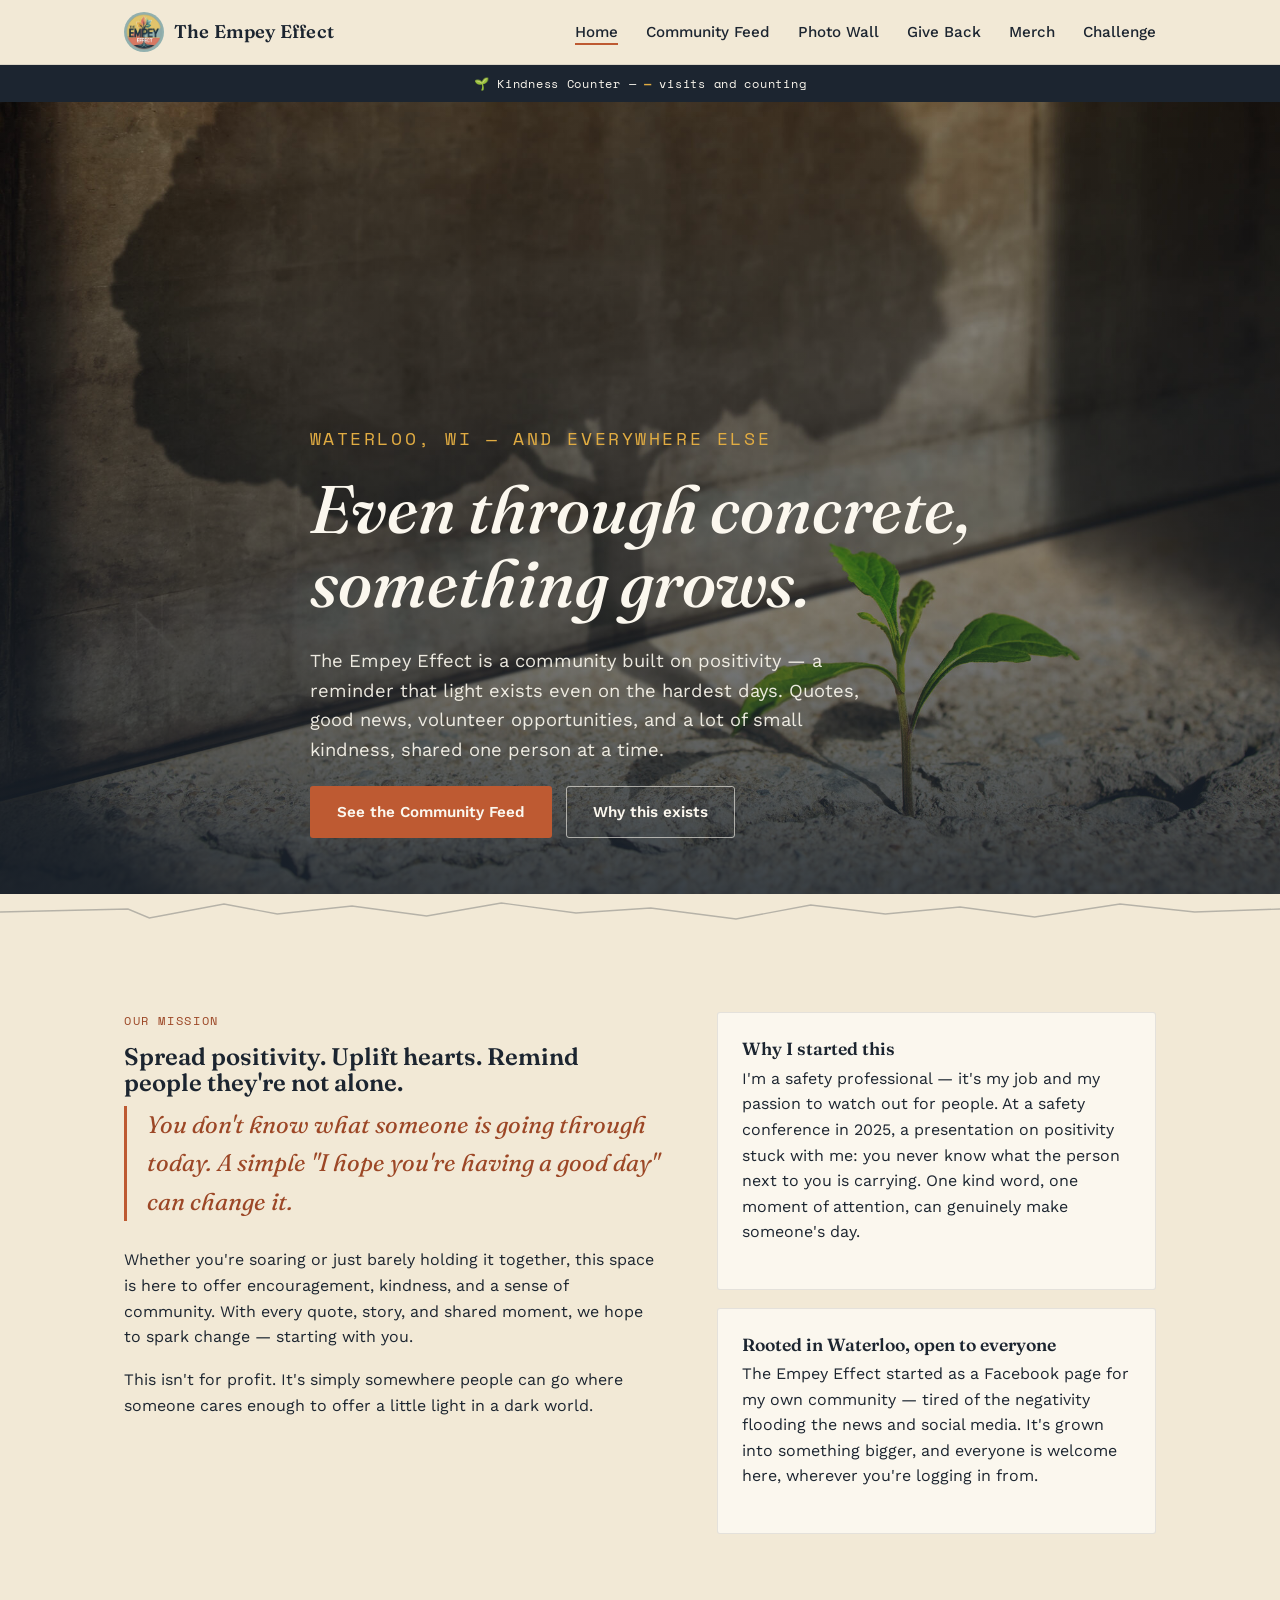
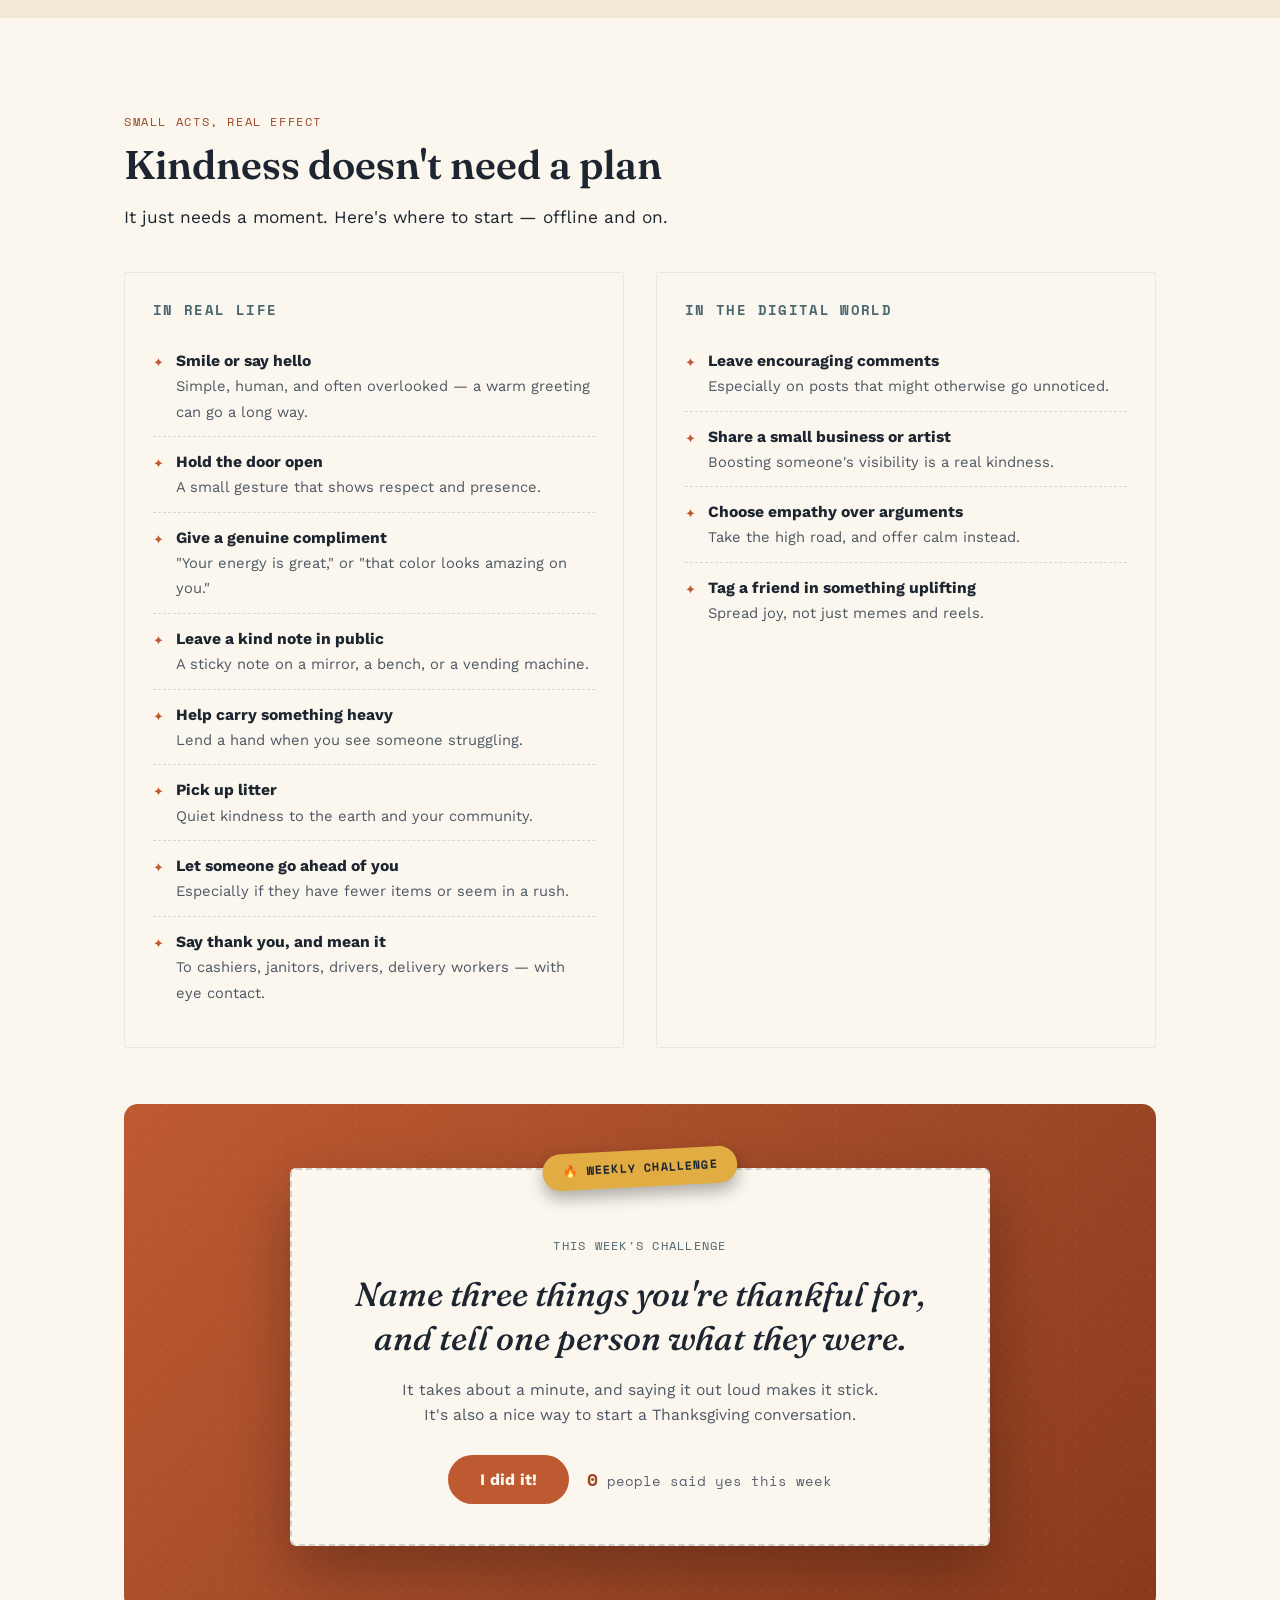
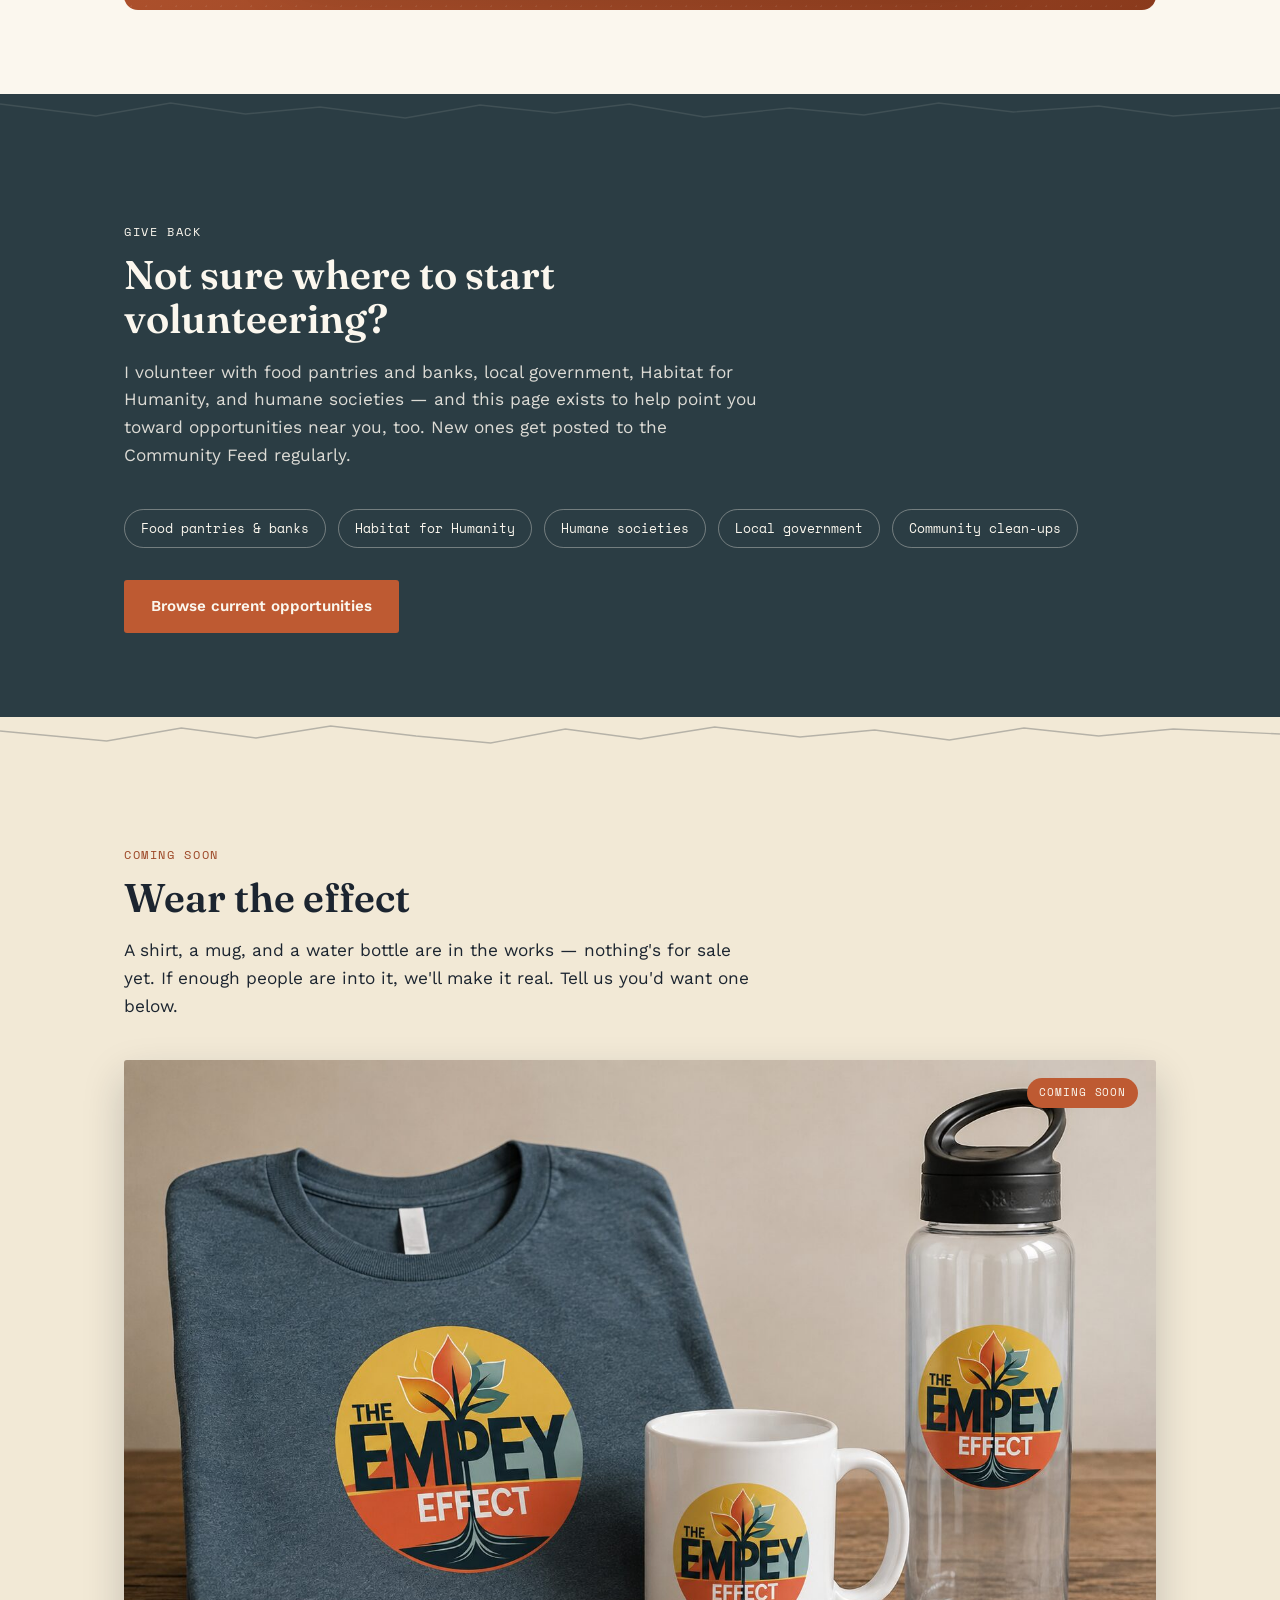
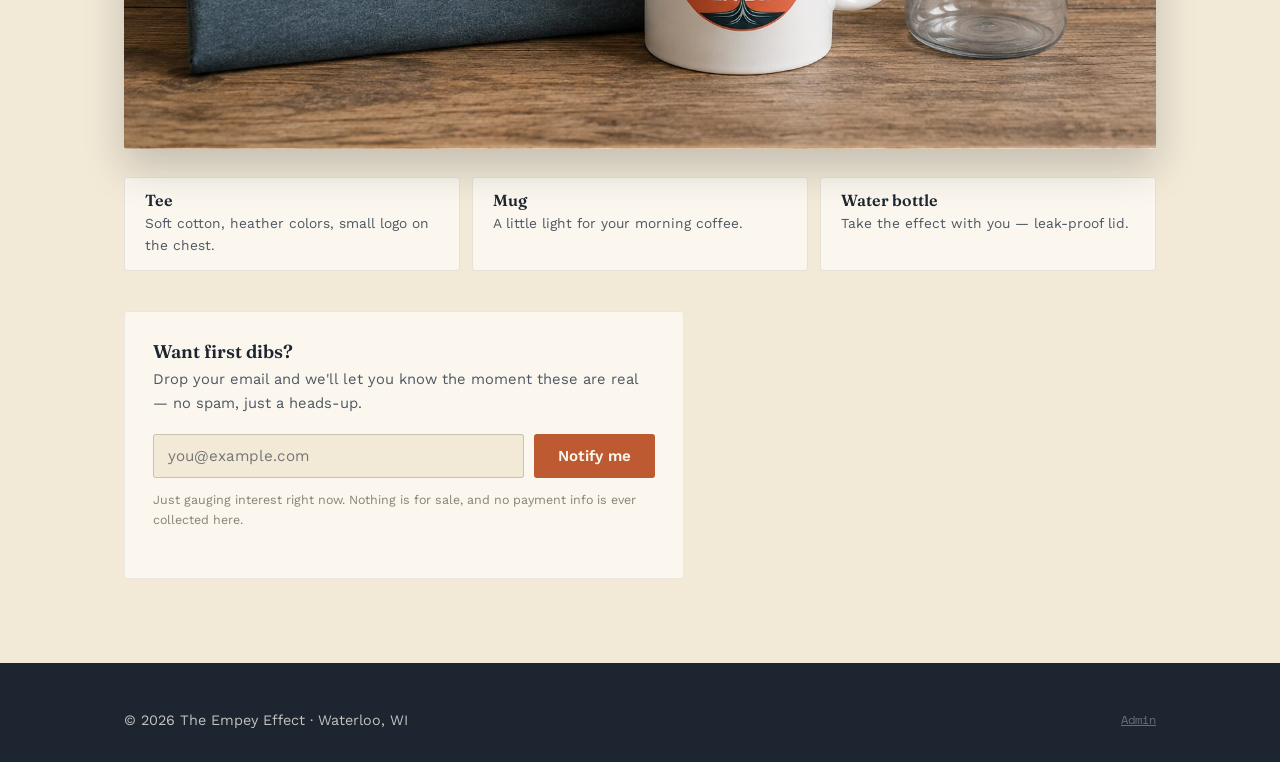
<file: index.html>
<!DOCTYPE html>
<html lang="en">
<head>
<meta charset="UTF-8">
<meta name="viewport" content="width=device-width, initial-scale=1.0">
<meta name="google-site-verification" content="tlngwlcFdX__-8rBqL0CFnNbW9bGbQDVIeV4tGp6CdM" />
<title>The Empey Effect — Kindness starts with you</title>
<meta name="description" content="A community built on positivity, kindness, and light — one quote, one story, one small act at a time. Rooted in Waterloo, WI, open to everyone.">
<link rel="canonical" href="https://empey-effect.netlify.app/">

<meta property="og:type" content="website">
<meta property="og:site_name" content="The Empey Effect">
<meta property="og:title" content="The Empey Effect — Kindness starts with you">
<meta property="og:description" content="A community built on positivity, kindness, and light — one quote, one story, one small act at a time. Rooted in Waterloo, WI, open to everyone.">
<meta property="og:url" content="https://empey-effect.netlify.app/">
<meta property="og:image" content="https://empey-effect.netlify.app/images/hero.jpg">
<meta name="twitter:card" content="summary_large_image">
<meta name="twitter:title" content="The Empey Effect — Kindness starts with you">
<meta name="twitter:description" content="A community built on positivity, kindness, and light — one quote, one story, one small act at a time. Rooted in Waterloo, WI, open to everyone.">
<meta name="twitter:image" content="https://empey-effect.netlify.app/images/hero.jpg">

<link rel="icon" href="images/logo.png">
<link rel="preconnect" href="https://fonts.googleapis.com">
<link href="https://fonts.googleapis.com/css2?family=Fraunces:ital,wght@0,500;0,600;1,500&family=Work+Sans:wght@400;500;600;700&family=Space+Mono:wght@400;700&display=swap" rel="stylesheet">
<link rel="stylesheet" href="css/style.css">
<script defer src="https://identity.netlify.com/v1/netlify-identity-widget.js"></script>
</head>
<body>

<nav class="site-nav">
  <div class="container">
    <a class="brand" href="index.html">
      <img src="images/logo.png" alt="The Empey Effect logo">
      <span>The Empey Effect</span>
    </a>
    <ul class="nav-links">
      <li><a href="index.html" class="active">Home</a></li>
      <li><a href="feed.html">Community Feed</a></li>
      <li><a href="feed.html#photos">Photo Wall</a></li>
      <li><a href="#give-back">Give Back</a></li>
      <li><a href="#merch">Merch</a></li>
      <li><a href="#challenge">Challenge</a></li>
    </ul>
  </div>
</nav>

<div class="kindness-bar">🌱 Kindness Counter — <strong id="kindness-count">…</strong> visits and counting</div>

<header class="hero">
  <div class="container hero-inner">
    <p class="eyebrow" style="color:#E1AC42;">Waterloo, WI — and everywhere else</p>
    <h1>Even through concrete,<br>something grows.</h1>
    <p>The Empey Effect is a community built on positivity — a reminder that light exists even on the hardest days. Quotes, good news, volunteer opportunities, and a lot of small kindness, shared one person at a time.</p>
    <div class="hero-ctas">
      <a href="feed.html" class="btn btn-primary">See the Community Feed</a>
      <a href="#story" class="btn btn-ghost">Why this exists</a>
    </div>
  </div>
</header>

<svg class="crack-divider section-sand" viewBox="0 0 1200 34" preserveAspectRatio="none"><path d="M0,18 L120,15 140,24 210,10 260,20 330,12 400,22 470,9 540,19 610,14 690,25 760,11 830,20 900,13 970,23 1050,10 1120,18 1200,15"/></svg>

<section class="section-sand" id="story">
  <div class="container mission-grid">
    <div>
      <p class="eyebrow">Our mission</p>
      <h2>Spread positivity. Uplift hearts. Remind people they're not alone.</h2>
      <p class="pull-quote">You don't know what someone is going through today. A simple "I hope you're having a good day" can change it.</p>
      <p>Whether you're soaring or just barely holding it together, this space is here to offer encouragement, kindness, and a sense of community. With every quote, story, and shared moment, we hope to spark change — starting with you.</p>
      <p>This isn't for profit. It's simply somewhere people can go where someone cares enough to offer a little light in a dark world.</p>
    </div>
    <div>
      <div class="story-card">
        <h3>Why I started this</h3>
        <p>I'm a safety professional — it's my job and my passion to watch out for people. At a safety conference in 2025, a presentation on positivity stuck with me: you never know what the person next to you is carrying. One kind word, one moment of attention, can genuinely make someone's day.</p>
      </div>
      <div class="story-card">
        <h3>Rooted in Waterloo, open to everyone</h3>
        <p>The Empey Effect started as a Facebook page for my own community — tired of the negativity flooding the news and social media. It's grown into something bigger, and everyone is welcome here, wherever you're logging in from.</p>
      </div>
    </div>
  </div>
</section>

<section class="section-paper">
  <div class="container">
    <div class="section-head">
      <p class="eyebrow">Small acts, real effect</p>
      <h2>Kindness doesn't need a plan</h2>
      <p class="lede">It just needs a moment. Here's where to start — offline and on.</p>
    </div>
    <div class="kindness-grid">
      <div class="kindness-col">
        <h3>In real life</h3>
        <ul class="kindness-list">
          <li><div><strong>Smile or say hello</strong><span>Simple, human, and often overlooked — a warm greeting can go a long way.</span></div></li>
          <li><div><strong>Hold the door open</strong><span>A small gesture that shows respect and presence.</span></div></li>
          <li><div><strong>Give a genuine compliment</strong><span>"Your energy is great," or "that color looks amazing on you."</span></div></li>
          <li><div><strong>Leave a kind note in public</strong><span>A sticky note on a mirror, a bench, or a vending machine.</span></div></li>
          <li><div><strong>Help carry something heavy</strong><span>Lend a hand when you see someone struggling.</span></div></li>
          <li><div><strong>Pick up litter</strong><span>Quiet kindness to the earth and your community.</span></div></li>
          <li><div><strong>Let someone go ahead of you</strong><span>Especially if they have fewer items or seem in a rush.</span></div></li>
          <li><div><strong>Say thank you, and mean it</strong><span>To cashiers, janitors, drivers, delivery workers — with eye contact.</span></div></li>
        </ul>
      </div>
      <div class="kindness-col">
        <h3>In the digital world</h3>
        <ul class="kindness-list">
          <li><div><strong>Leave encouraging comments</strong><span>Especially on posts that might otherwise go unnoticed.</span></div></li>
          <li><div><strong>Share a small business or artist</strong><span>Boosting someone's visibility is a real kindness.</span></div></li>
          <li><div><strong>Choose empathy over arguments</strong><span>Take the high road, and offer calm instead.</span></div></li>
          <li><div><strong>Tag a friend in something uplifting</strong><span>Spread joy, not just memes and reels.</span></div></li>
        </ul>
      </div>
    </div>
    <div class="challenge-section" id="challenge">
  <div class="challenge-card">
    <span class="challenge-badge">🔥 Weekly Challenge</span>
    <p class="challenge-week" id="challenge-week">This week's challenge</p>
    <p class="challenge-text" id="challenge-text">Loading this week's challenge…</p>
    <p class="challenge-why" id="challenge-why"></p>
    <div class="challenge-cta">
      <button class="challenge-btn" id="challenge-btn">I did it!</button>
      <span class="challenge-count"><strong id="challenge-count-num">…</strong> people said yes this week</span>
    </div>
  </div>
</div>
  </div>
</section>

<svg class="crack-divider section-teal" viewBox="0 0 1200 34" preserveAspectRatio="none" style="background:var(--teal-deep);"><path d="M0,10 L90,22 160,9 230,20 300,13 380,24 450,11 520,19 590,10 660,23 740,14 810,21 880,9 950,18 1030,12 1100,22 1200,14" style="stroke:rgba(251,247,238,.35);"/></svg>

<section class="section-teal" id="give-back">
  <div class="container">
    <div class="section-head">
      <p class="eyebrow">Give back</p>
      <h2>Not sure where to start volunteering?</h2>
      <p class="lede" style="color:rgba(251,247,238,.85);">I volunteer with food pantries and banks, local government, Habitat for Humanity, and humane societies — and this page exists to help point you toward opportunities near you, too. New ones get posted to the Community Feed regularly.</p>
    </div>
    <div class="volunteer-strip">
      <span class="pill">Food pantries &amp; banks</span>
      <span class="pill">Habitat for Humanity</span>
      <span class="pill">Humane societies</span>
      <span class="pill">Local government</span>
      <span class="pill">Community clean-ups</span>
    </div>
    <div style="margin-top:32px;">
      <a href="feed.html" class="btn btn-primary">Browse current opportunities</a>
    </div>
  </div>
</section>


<svg class="crack-divider section-sand" viewBox="0 0 1200 34" preserveAspectRatio="none"><path d="M0,14 L100,24 170,11 240,21 310,9 390,19 460,26 530,12 600,22 670,10 750,20 820,13 890,23 960,11 1030,19 1100,12 1200,17"/></svg>

<section class="section-sand" id="merch">
  <div class="container">
    <div class="section-head">
      <p class="eyebrow">Coming soon</p>
      <h2>Wear the effect</h2>
      <p class="lede">A shirt, a mug, and a water bottle are in the works — nothing's for sale yet. If enough people are into it, we'll make it real. Tell us you'd want one below.</p>
    </div>

    <div class="merch-showcase">
      <span class="merch-badge">Coming soon</span>
      <img src="images/merch-photo.jpg" alt="Mockup of The Empey Effect logo on a folded t-shirt, a coffee mug, and a water bottle">
    </div>

    <div class="merch-tags">
      <div class="merch-tag">
        <h3>Tee</h3>
        <p>Soft cotton, heather colors, small logo on the chest.</p>
      </div>
      <div class="merch-tag">
        <h3>Mug</h3>
        <p>A little light for your morning coffee.</p>
      </div>
      <div class="merch-tag">
        <h3>Water bottle</h3>
        <p>Take the effect with you — leak-proof lid.</p>
      </div>
    </div>

    <div class="interest-form">
      <h3>Want first dibs?</h3>
      <p>Drop your email and we'll let you know the moment these are real — no spam, just a heads-up.</p>
      <form name="merch-interest" method="POST" data-netlify="true" netlify-honeypot="bot-field" onsubmit="return handleMerchInterest(event)">
        <input type="hidden" name="form-name" value="merch-interest">
        <p style="display:none;"><label>Don't fill this out: <input name="bot-field"></label></p>
        <div class="interest-form-row">
          <label class="visually-hidden" for="merch-email">Email address</label>
          <input id="merch-email" type="email" name="email" placeholder="you@example.com" required>
          <button type="submit">Notify me</button>
        </div>
      </form>
      <p class="form-success" id="merch-success">Thanks — you're on the list! We'll be in touch if/when this becomes real.</p>
      <p class="fine-print">Just gauging interest right now. Nothing is for sale, and no payment info is ever collected here.</p>
    </div>
  </div>
</section>

<script>
function handleMerchInterest(e){
  e.preventDefault();
  const form = e.target;
  const data = new FormData(form);
  fetch("/", { method: "POST", headers: { "Content-Type": "application/x-www-form-urlencoded" }, body: new URLSearchParams(data).toString() })
    .then(() => {
      form.style.display = "none";
      document.getElementById("merch-success").style.display = "block";
    })
    .catch(() => {
      form.style.display = "none";
      document.getElementById("merch-success").style.display = "block";
    });
  return false;
}
</script>

<footer>
  <div class="container">
    <span>© <span id="year"></span> The Empey Effect · Waterloo, WI</span>
    <a class="admin-link" href="admin/">Admin</a>
  </div>
</footer>

<script>document.getElementById('year').textContent = new Date().getFullYear();</script>
<script src="js/kindness-counter.js"></script>
  <script src="js/challenge.js"></script>
</body>
</html>
</file>
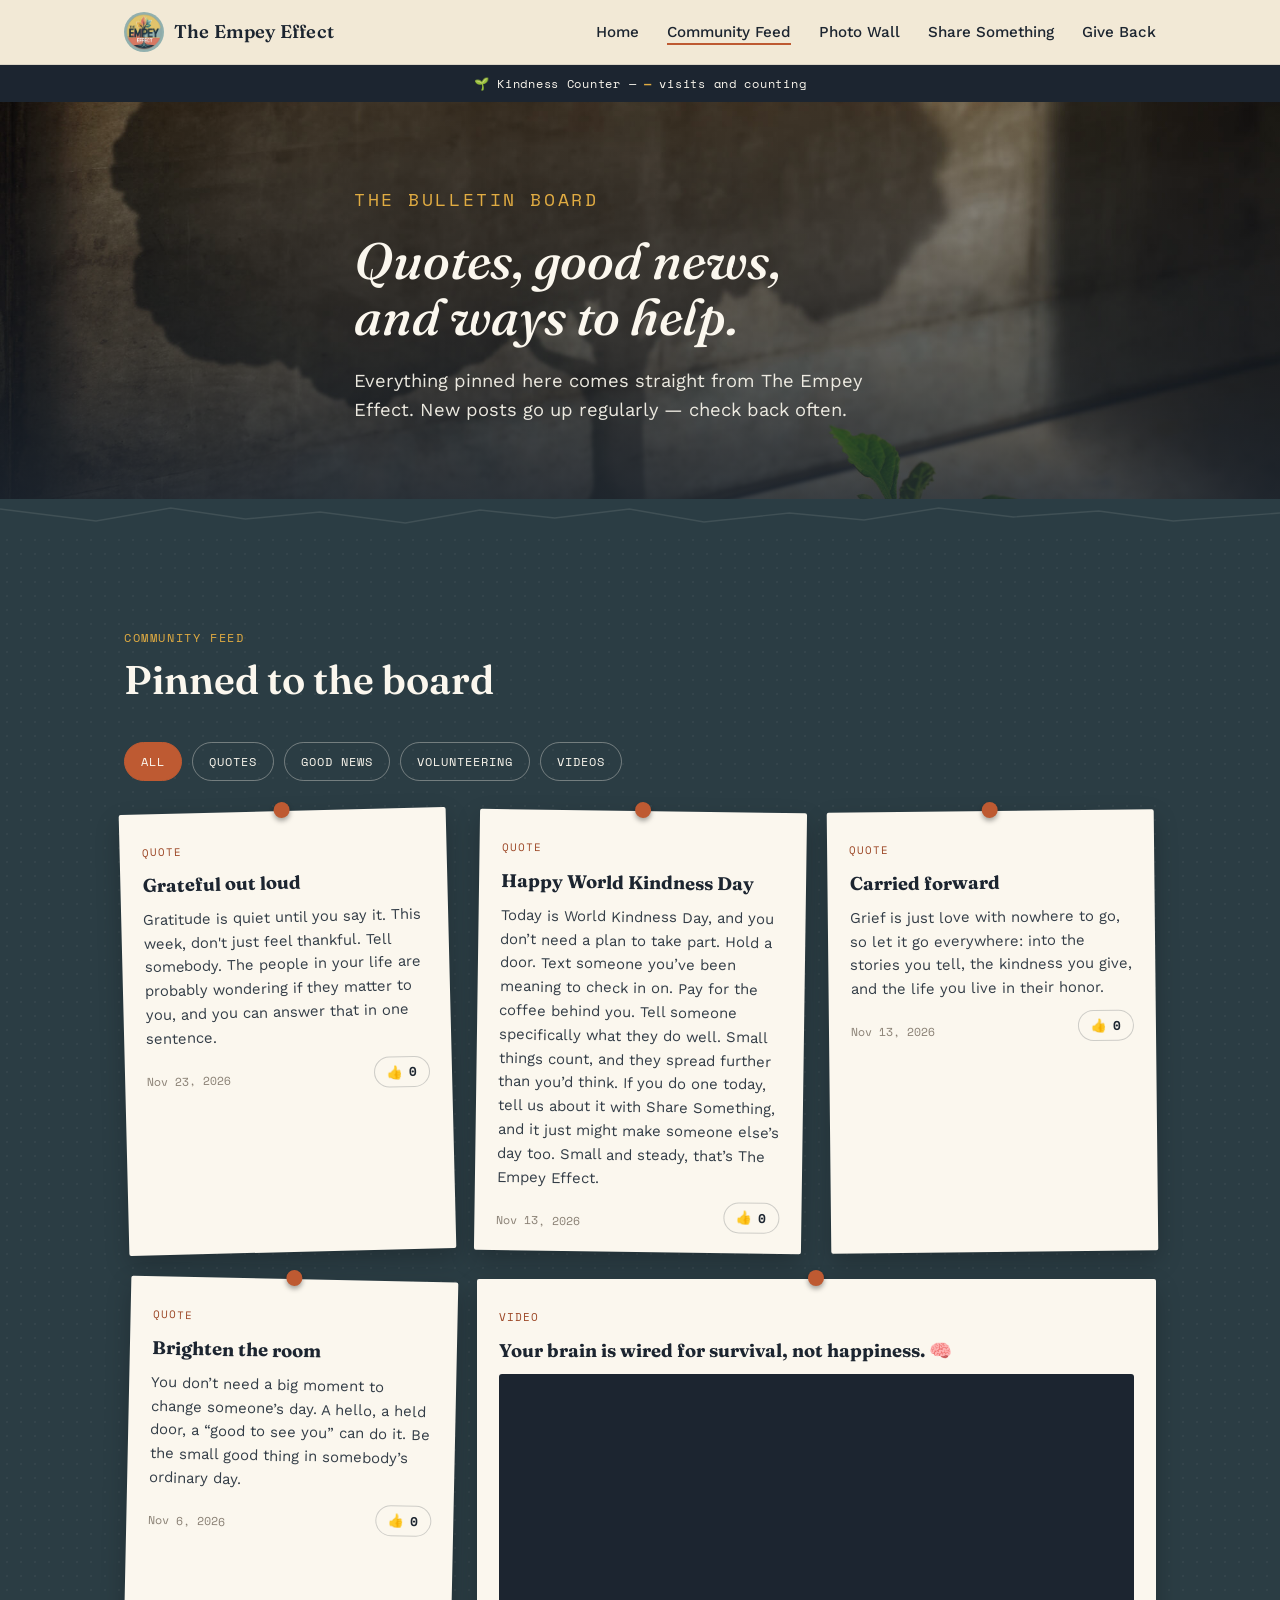
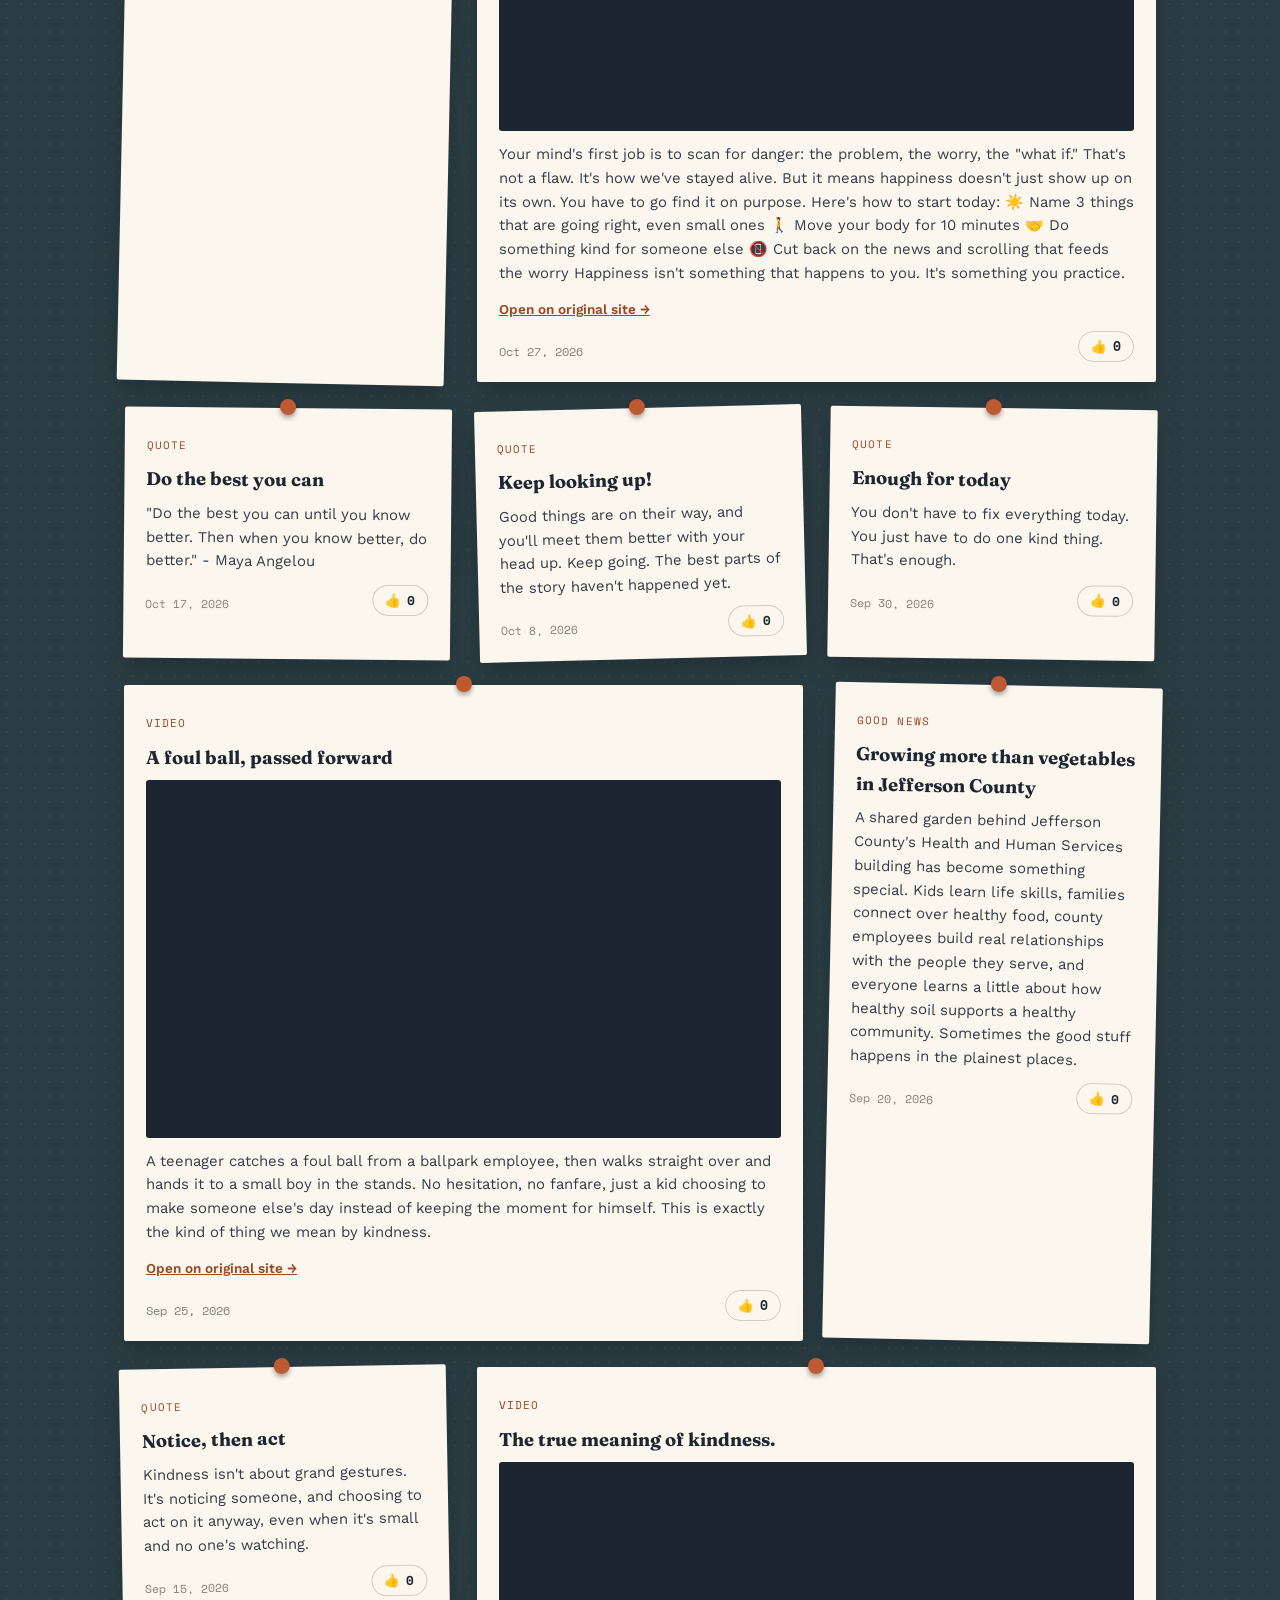
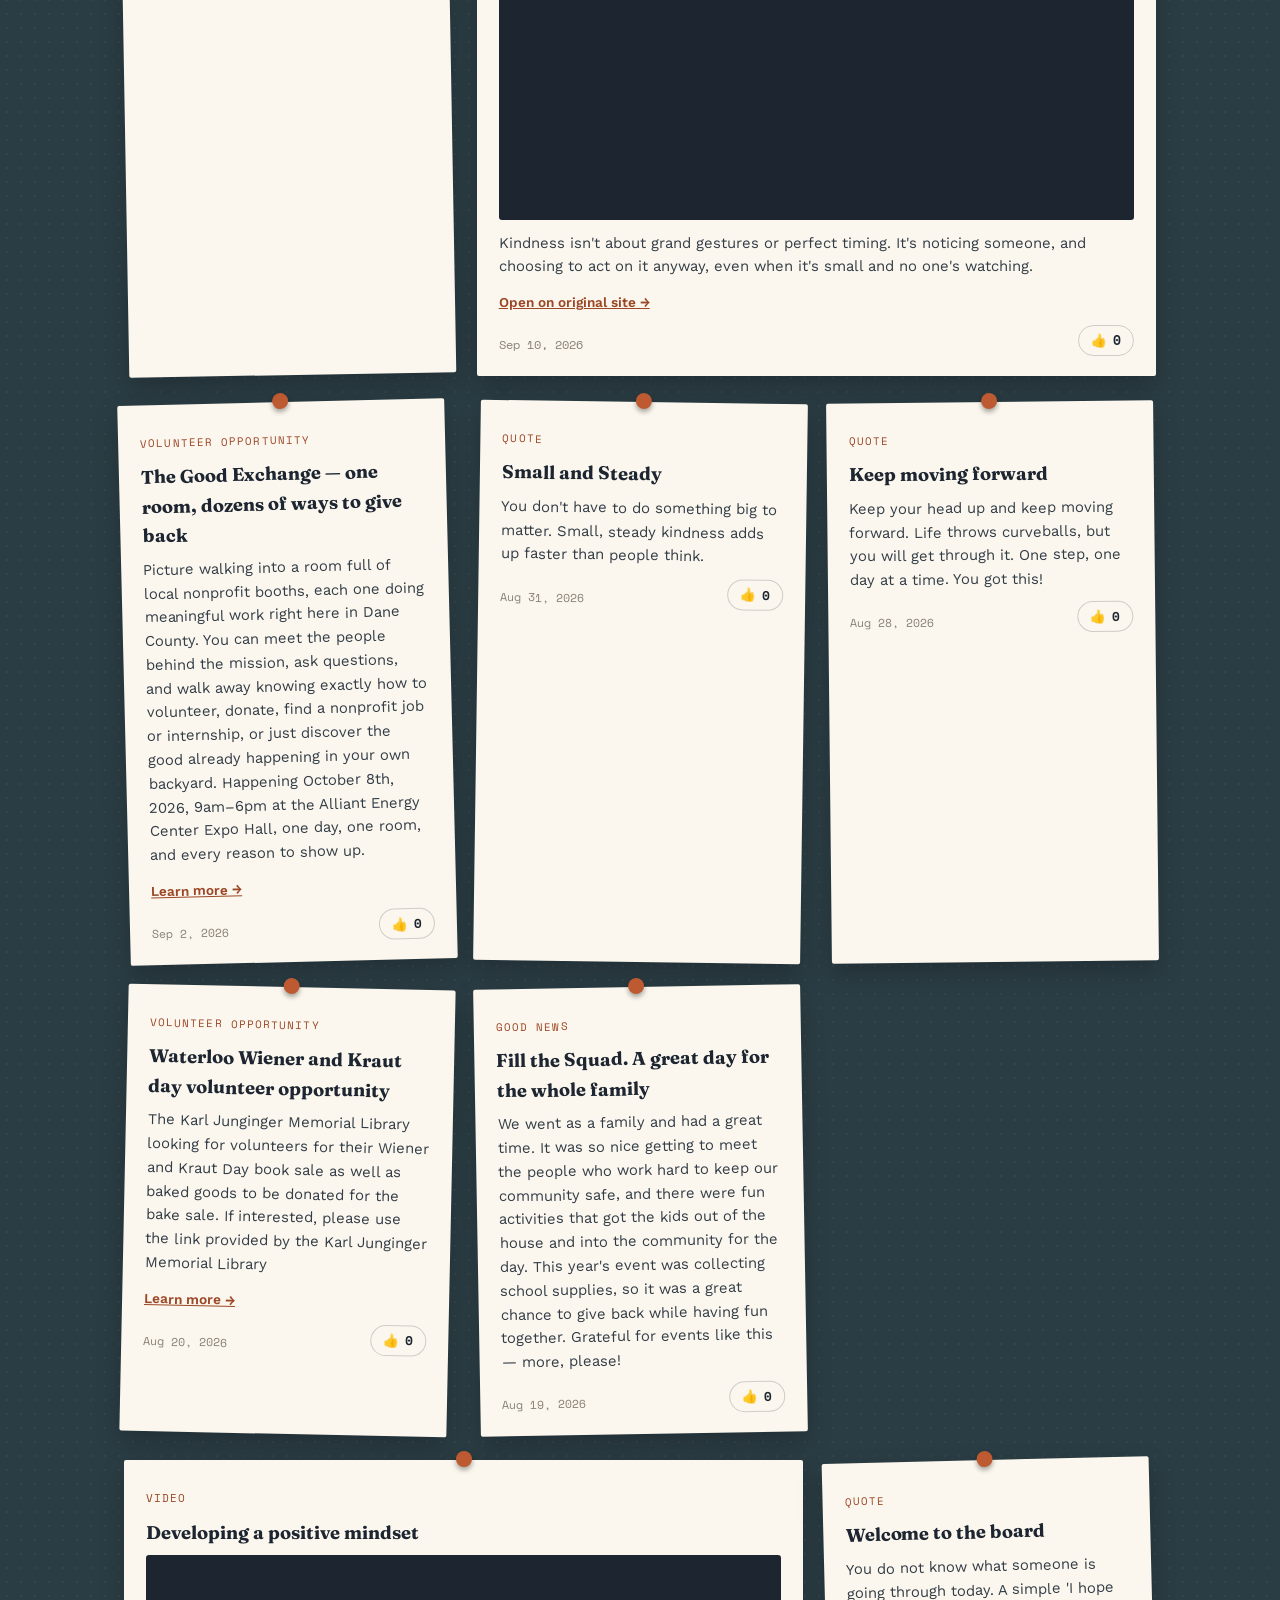
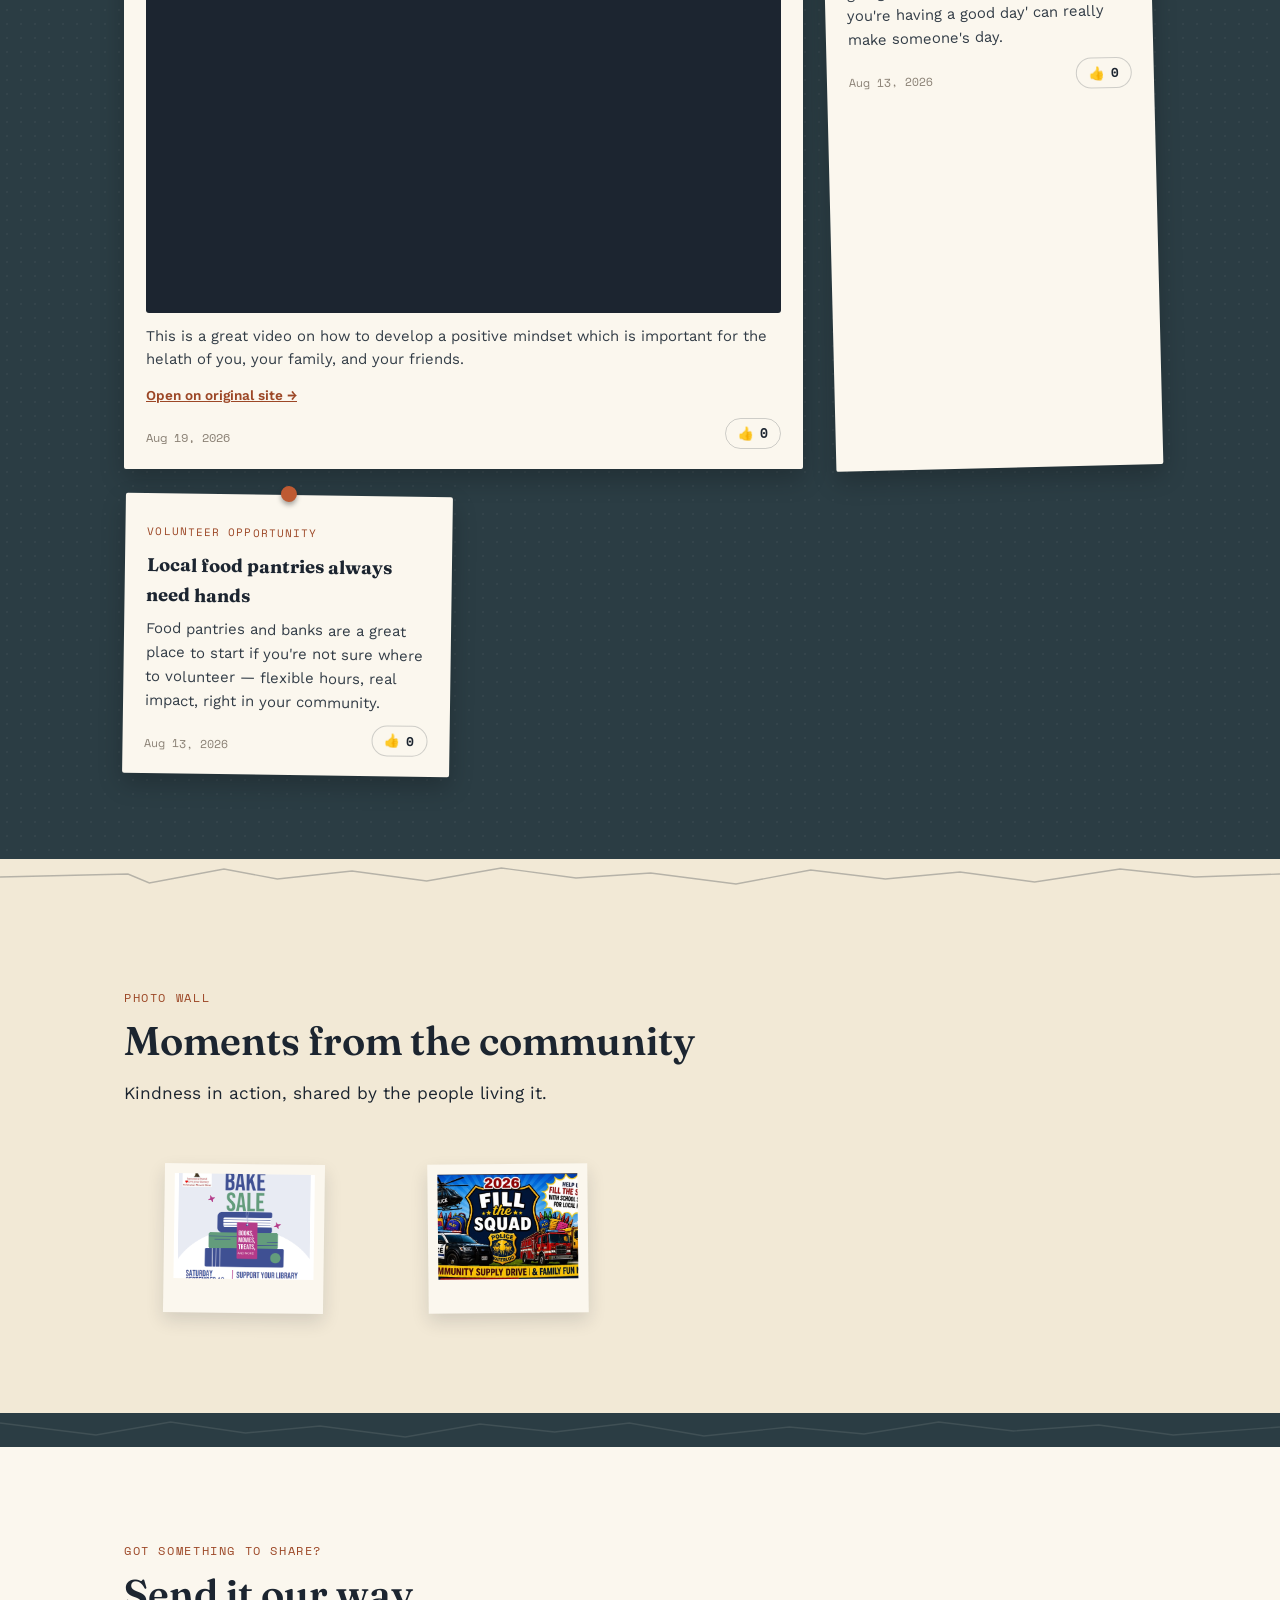
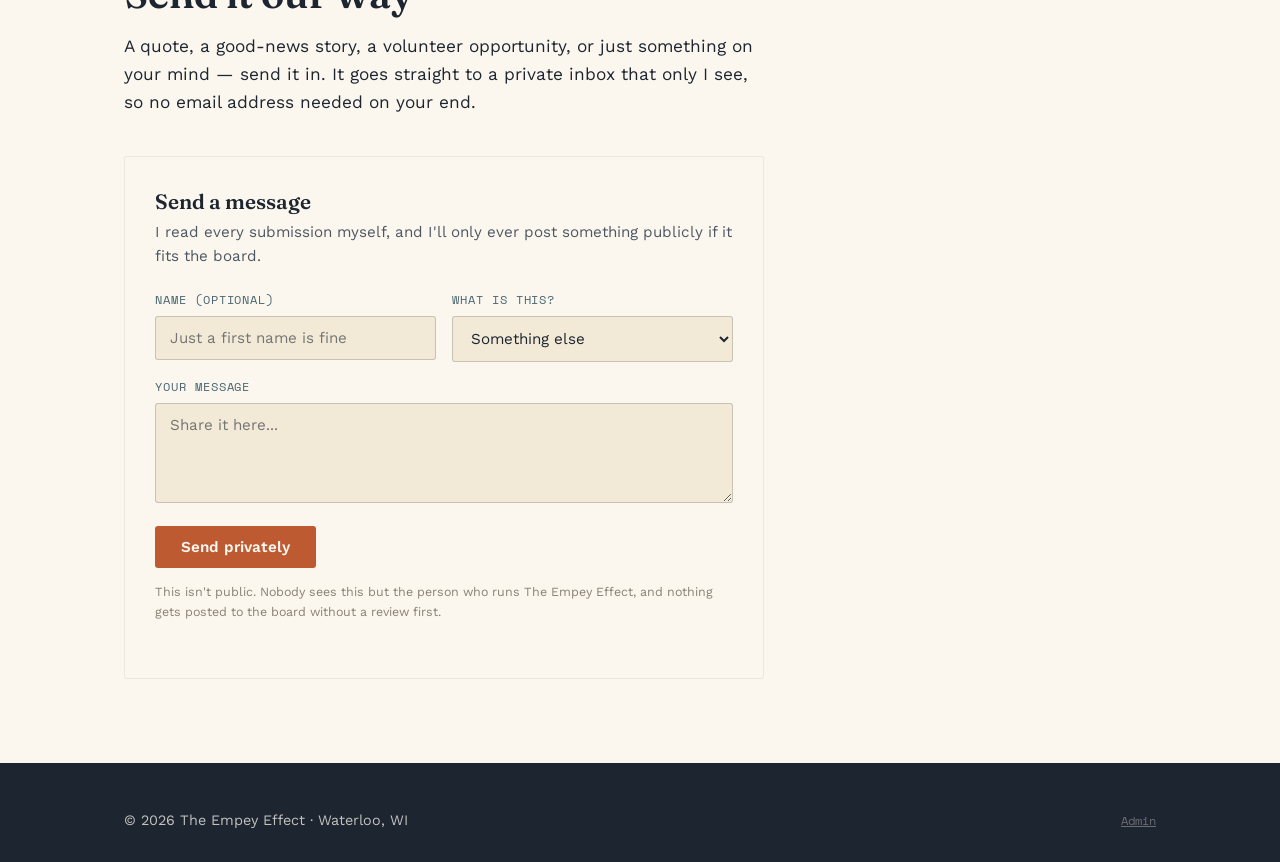
<file: feed.html>
<!DOCTYPE html>
<html lang="en">
<head>
<meta charset="UTF-8">
<meta name="viewport" content="width=device-width, initial-scale=1.0">
<title>Community Feed — The Empey Effect</title>
<meta name="description" content="Quotes, good news, and volunteer opportunities shared by The Empey Effect community.">
<link rel="canonical" href="https://empey-effect.netlify.app/feed">

<meta property="og:type" content="website">
<meta property="og:site_name" content="The Empey Effect">
<meta property="og:title" content="Community Feed — The Empey Effect">
<meta property="og:description" content="Quotes, good news, and volunteer opportunities shared by The Empey Effect community.">
<meta property="og:url" content="https://empey-effect.netlify.app/feed">
<meta property="og:image" content="https://empey-effect.netlify.app/images/hero.jpg">
<meta name="twitter:card" content="summary_large_image">
<meta name="twitter:title" content="Community Feed — The Empey Effect">
<meta name="twitter:description" content="Quotes, good news, and volunteer opportunities shared by The Empey Effect community.">
<meta name="twitter:image" content="https://empey-effect.netlify.app/images/hero.jpg">

<link rel="icon" href="images/logo.png">
<link rel="preconnect" href="https://fonts.googleapis.com">
<link href="https://fonts.googleapis.com/css2?family=Fraunces:ital,wght@0,500;0,600;1,500&family=Work+Sans:wght@400;500;600;700&family=Space+Mono:wght@400;700&display=swap" rel="stylesheet">
<link rel="stylesheet" href="css/style.css">
<script defer src="https://identity.netlify.com/v1/netlify-identity-widget.js"></script>
</head>
<body>

<nav class="site-nav">
  <div class="container">
    <a class="brand" href="index.html">
      <img src="images/logo.png" alt="The Empey Effect logo">
      <span>The Empey Effect</span>
    </a>
    <ul class="nav-links">
      <li><a href="index.html">Home</a></li>
      <li><a href="feed.html" class="active">Community Feed</a></li>
      <li><a href="#photos">Photo Wall</a></li>
      <li><a href="#share">Share Something</a></li>
      <li><a href="index.html#give-back">Give Back</a></li>
    </ul>
  </div>
</nav>

<div class="kindness-bar">🌱 Kindness Counter — <strong id="kindness-count">…</strong> visits and counting</div>

<header class="hero" style="min-height:44vh;">
  <div class="container hero-inner">
    <p class="eyebrow" style="color:#E1AC42;">The bulletin board</p>
    <h1 style="font-size:clamp(2rem,4.4vw,3.2rem);">Quotes, good news,<br>and ways to help.</h1>
    <p>Everything pinned here comes straight from The Empey Effect. New posts go up regularly — check back often.</p>
  </div>
</header>

<svg class="crack-divider section-teal" viewBox="0 0 1200 34" preserveAspectRatio="none" style="background:var(--teal-deep);"><path d="M0,10 L90,22 160,9 230,20 300,13 380,24 450,11 520,19 590,10 660,23 740,14 810,21 880,9 950,18 1030,12 1100,22 1200,14" style="stroke:rgba(251,247,238,.35);"/></svg>

<section class="board" id="feed">
  <div class="container">
    <div class="section-head">
      <p class="eyebrow" style="color:var(--gold);">Community feed</p>
      <h2 style="color:var(--paper);">Pinned to the board</h2>
    </div>
    <div class="feed-controls" role="group" aria-label="Filter posts by type">
      <button class="filter-btn active" data-filter="All">All</button>
      <button class="filter-btn" data-filter="Quote">Quotes</button>
      <button class="filter-btn" data-filter="News">Good News</button>
      <button class="filter-btn" data-filter="Volunteer">Volunteering</button>
      <button class="filter-btn" data-filter="Video">Videos</button>
    </div>
    <div id="feed-grid" class="feed-grid" aria-live="polite">
      <p class="feed-empty">Loading the board…</p>
    </div>
  </div>
</section>

<svg class="crack-divider section-sand" viewBox="0 0 1200 34" preserveAspectRatio="none"><path d="M0,18 L120,15 140,24 210,10 260,20 330,12 400,22 470,9 540,19 610,14 690,25 760,11 830,20 900,13 970,23 1050,10 1120,18 1200,15"/></svg>

<section class="section-sand" id="photos">
  <div class="container">
    <div class="section-head">
      <p class="eyebrow">Photo wall</p>
      <h2>Moments from the community</h2>
      <p class="lede">Kindness in action, shared by the people living it.</p>
    </div>
    <div id="photo-wall" class="photo-wall">
      <p class="photo-empty">Loading photos…</p>
    </div>
  </div>
</section>

<svg class="crack-divider section-teal" viewBox="0 0 1200 34" preserveAspectRatio="none" style="background:var(--teal-deep);"><path d="M0,10 L90,22 160,9 230,20 300,13 380,24 450,11 520,19 590,10 660,23 740,14 810,21 880,9 950,18 1030,12 1100,22 1200,14" style="stroke:rgba(251,247,238,.35);"/></svg>

<section class="section-paper" id="share">
  <div class="container">
    <div class="section-head">
      <p class="eyebrow">Got something to share?</p>
      <h2>Send it our way</h2>
      <p class="lede">A quote, a good-news story, a volunteer opportunity, or just something on your mind — send it in. It goes straight to a private inbox that only I see, so no email address needed on your end.</p>
    </div>

    <div class="share-form">
      <h3>Send a message</h3>
      <p>I read every submission myself, and I'll only ever post something publicly if it fits the board.</p>
      <form name="community-submission" method="POST" data-netlify="true" netlify-honeypot="bot-field" onsubmit="return handleShareSubmit(event)">
        <input type="hidden" name="form-name" value="community-submission">
        <p style="display:none;"><label>Don't fill this out: <input name="bot-field"></label></p>
        <div class="share-form-row two-col">
          <div>
            <label for="share-name">Name (optional)</label>
            <input id="share-name" type="text" name="name" placeholder="Just a first name is fine">
          </div>
          <div>
            <label for="share-type">What is this?</label>
            <select id="share-type" name="type">
              <option value="Quote">A quote</option>
              <option value="News">A good-news story</option>
              <option value="Volunteer">A volunteer opportunity</option>
              <option value="Other" selected>Something else</option>
            </select>
          </div>
        </div>
        <div class="share-form-row">
          <label for="share-message">Your message</label>
          <textarea id="share-message" name="message" placeholder="Share it here..." required></textarea>
        </div>
        <button type="submit">Send privately</button>
      </form>
      <p class="form-success" id="share-success">Thank you — this came through to a private inbox, and I'll take a look soon.</p>
      <p class="fine-print">This isn't public. Nobody sees this but the person who runs The Empey Effect, and nothing gets posted to the board without a review first.</p>
    </div>
  </div>
</section>

<script>
function handleShareSubmit(e){
  e.preventDefault();
  const form = e.target;
  const data = new FormData(form);
  fetch("/", { method: "POST", headers: { "Content-Type": "application/x-www-form-urlencoded" }, body: new URLSearchParams(data).toString() })
    .then(() => {
      form.style.display = "none";
      document.getElementById("share-success").style.display = "block";
    })
    .catch(() => {
      form.style.display = "none";
      document.getElementById("share-success").style.display = "block";
    });
  return false;
}
</script>

<footer>
  <div class="container">
    <span>© <span id="year"></span> The Empey Effect · Waterloo, WI</span>
    <a class="admin-link" href="admin/">Admin</a>
  </div>
</footer>

<script>document.getElementById('year').textContent = new Date().getFullYear();</script>
<script src="js/main.js"></script>
<script src="js/kindness-counter.js"></script>
</body>
</html>
</file>
<file: css/style.css>
/* ============================================
   THE EMPEY EFFECT — design tokens
   ============================================ */
:root{
  --sand:        #F2E9D6;
  --sand-dark:   #E4D5B4;
  --teal:        #4A6670;
  --teal-deep:   #2B3D44;
  --ink:         #1C2530;
  --clay:        #BE5A32;
  --clay-dark:   #9C4726;
  --gold:        #E1AC42;
  --sage:        #8AA399;
  --paper:       #FBF7EE;

  --font-display: "Fraunces", Georgia, serif;
  --font-body: "Work Sans", -apple-system, sans-serif;
  --font-mono: "Space Mono", "Courier New", monospace;

  --radius: 3px;
}

.visually-hidden{
  position:absolute; width:1px; height:1px;
  padding:0; margin:-1px; overflow:hidden;
  clip: rect(0,0,0,0); white-space:nowrap; border:0;
}

*{ box-sizing: border-box; }
html{ scroll-behavior: smooth; }

body{
  margin:0;
  font-family: var(--font-body);
  background: var(--sand);
  color: var(--ink);
  line-height: 1.6;
  -webkit-font-smoothing: antialiased;
}

img{ max-width:100%; display:block; }

a{ color: var(--clay-dark); }

h1,h2,h3{
  font-family: var(--font-display);
  font-weight: 600;
  line-height: 1.1;
  margin: 0 0 .4em 0;
  color: var(--ink);
}

.eyebrow{
  font-family: var(--font-mono);
  text-transform: uppercase;
  letter-spacing: .14em;
  font-size: .72rem;
  color: var(--clay-dark);
}

.container{
  max-width: 1080px;
  margin: 0 auto;
  padding: 0 24px;
}

/* focus visibility */
a:focus-visible, button:focus-visible{
  outline: 3px solid var(--gold);
  outline-offset: 2px;
}

@media (prefers-reduced-motion: reduce){
  *{ animation: none !important; transition: none !important; scroll-behavior: auto !important; }
}

/* ============================================
   KINDNESS COUNTER
   ============================================ */
.kindness-bar{
  background: var(--ink);
  color: var(--paper);
  text-align:center;
  font-family: var(--font-mono);
  font-size: .76rem;
  letter-spacing: .06em;
  padding: 9px 12px;
}
.kindness-bar strong{
  color: var(--gold);
  font-weight: 700;
}

/* like button on feed notes */
.note-footer{
  display:flex;
  align-items:center;
  justify-content:space-between;
  margin-top: 10px;
}
.like-btn{
  display:inline-flex;
  align-items:center;
  gap: 6px;
  background: transparent;
  border: 1.5px solid rgba(28,37,48,.2);
  border-radius: 999px;
  padding: 5px 12px;
  font-family: var(--font-body);
  font-weight: 600;
  font-size: .8rem;
  color: var(--ink);
  cursor: pointer;
  transition: background .15s ease, border-color .15s ease, transform .1s ease;
}
.like-btn:hover{ border-color: var(--clay); transform: translateY(-1px); }
.like-btn.liked{
  background: var(--clay);
  border-color: var(--clay);
  color: var(--paper);
  cursor: default;
}
.like-btn:disabled{ cursor: default; }
.like-btn .like-count{ font-family: var(--font-mono); }

/* ============================================
   NAV
   ============================================ */
.site-nav{
  position: sticky;
  top: 0;
  z-index: 50;
  background: rgba(242,233,214,.92);
  backdrop-filter: blur(6px);
  border-bottom: 1px solid rgba(28,37,48,.1);
}
.site-nav .container{
  display:flex;
  align-items:center;
  justify-content: space-between;
  padding-top: 12px;
  padding-bottom: 12px;
}
.brand{
  display:flex;
  align-items:center;
  gap:10px;
  text-decoration:none;
}
.brand img{ height: 40px; width:40px; border-radius:50%; }
.brand span{
  font-family: var(--font-display);
  font-weight:600;
  font-size: 1.15rem;
  color: var(--ink);
  letter-spacing: .01em;
}
.nav-links{
  display:flex;
  gap: 28px;
  list-style:none;
  margin:0; padding:0;
  font-size: .95rem;
}
.nav-links a{
  text-decoration:none;
  color: var(--ink);
  font-weight: 500;
  border-bottom: 2px solid transparent;
  padding-bottom: 2px;
}
.nav-links a:hover, .nav-links a.active{
  border-bottom-color: var(--clay);
}

/* ============================================
   HERO
   ============================================ */
.hero{
  position:relative;
  min-height: 88vh;
  display:flex;
  align-items:flex-end;
  background: url('../images/hero.jpg') center 30%/cover no-repeat;
  color: var(--paper);
}
.hero::after{
  content:"";
  position:absolute; inset:0;
  background: linear-gradient(180deg, rgba(28,37,48,.15) 0%, rgba(28,37,48,.55) 65%, rgba(28,37,48,.86) 100%);
}
.hero-inner{
  position:relative;
  z-index:2;
  padding: 64px 0 56px;
}
.hero h1{
  color: var(--paper);
  font-size: clamp(2.4rem, 5.4vw, 4.2rem);
  font-style: italic;
  font-weight: 500;
  max-width: 16ch;
}
.hero p{
  max-width: 52ch;
  font-size: 1.15rem;
  color: rgba(251,247,238,.92);
}
.hero-ctas{
  display:flex;
  gap:14px;
  margin-top: 22px;
  flex-wrap: wrap;
}

/* ============================================
   BUTTONS
   ============================================ */
.btn{
  display:inline-block;
  font-family: var(--font-body);
  font-weight:600;
  font-size: .95rem;
  padding: 13px 26px;
  border-radius: var(--radius);
  text-decoration:none;
  border: 1.5px solid transparent;
  cursor:pointer;
  transition: transform .15s ease, background .15s ease;
}
.btn:hover{ transform: translateY(-1px); }
.btn-primary{
  background: var(--clay);
  color: var(--paper);
}
.btn-primary:hover{ background: var(--clay-dark); }
.btn-ghost{
  background: transparent;
  border-color: rgba(251,247,238,.6);
  color: var(--paper);
}
.btn-ghost:hover{ background: rgba(251,247,238,.12); }
.btn-dark{
  background: var(--ink);
  color: var(--paper);
}
.btn-dark:hover{ background: var(--teal-deep); }

/* ============================================
   CRACK DIVIDER (signature motif)
   ============================================ */
.crack-divider{
  width:100%;
  height: 34px;
  display:block;
}
.crack-divider path{
  stroke: var(--ink);
  stroke-width: 1.4;
  fill: none;
  opacity: .28;
}
.section-sand   { background: var(--sand); }
.section-paper  { background: var(--paper); }
.section-teal   { background: var(--teal-deep); color: var(--paper); }
.section-teal h2, .section-teal .eyebrow{ color: var(--paper); }

/* ============================================
   SECTIONS / GENERIC
   ============================================ */
section{ padding: 84px 0; }
.section-head{
  max-width: 640px;
  margin-bottom: 40px;
}
.section-head h2{ font-size: clamp(1.8rem, 3.4vw, 2.5rem); }
.lede{ font-size: 1.08rem; }

/* Mission */
.mission-grid{
  display:grid;
  grid-template-columns: 1.1fr .9fr;
  gap: 56px;
  align-items:start;
}
.mission-grid p{ margin: 0 0 1.1em 0; }
.pull-quote{
  font-family: var(--font-display);
  font-style: italic;
  font-size: 1.5rem;
  color: var(--clay-dark);
  border-left: 3px solid var(--clay);
  padding-left: 20px;
  margin: 0 0 24px 0;
}
.story-card{
  background: var(--paper);
  border: 1px solid rgba(28,37,48,.1);
  border-radius: var(--radius);
  padding: 26px 24px;
}
.story-card h3{ font-size: 1.1rem; }
.story-card + .story-card{ margin-top: 18px; }

/* Kindness lists */
.kindness-grid{
  display:grid;
  grid-template-columns: 1fr 1fr;
  gap: 32px;
}
.kindness-col{
  background: var(--paper);
  border-radius: var(--radius);
  padding: 30px 28px;
  border: 1px solid rgba(28,37,48,.08);
}
.kindness-col h3{
  font-family: var(--font-mono);
  text-transform: uppercase;
  font-size: .85rem;
  letter-spacing: .1em;
  color: var(--teal);
  margin-bottom: 18px;
}
.kindness-list{ list-style:none; margin:0; padding:0; }
.kindness-list li{
  display:flex;
  gap: 12px;
  padding: 12px 0;
  border-top: 1px dashed rgba(28,37,48,.15);
}
.kindness-list li:first-child{ border-top:none; }
.kindness-list li::before{
  content: "✦";
  color: var(--clay);
  flex: 0 0 auto;
  font-size: .8rem;
  margin-top: 5px;
}
.kindness-list strong{ display:block; font-size: .98rem; }
.kindness-list span{ color: #4d5763; font-size: .92rem; }

/* Volunteering strip */
.volunteer-strip{
  display:flex;
  flex-wrap:wrap;
  gap: 12px;
  margin-top: 28px;
}
.pill{
  font-family: var(--font-mono);
  font-size: .82rem;
  padding: 8px 16px;
  border: 1px solid rgba(251,247,238,.35);
  border-radius: 999px;
  color: var(--paper);
}

.share-form{
  background: var(--paper);
  border-radius: var(--radius);
  border: 1px solid rgba(28,37,48,.08);
  padding: 34px 30px;
  max-width: 640px;
}
.share-form h3{ font-size: 1.3rem; margin-bottom: 6px; }
.share-form > p{ font-size: .95rem; color: #4d5763; margin: 0 0 22px 0; }
.share-form label{
  display:block;
  font-family: var(--font-mono);
  font-size: .74rem;
  text-transform: uppercase;
  letter-spacing: .08em;
  color: var(--teal);
  margin-bottom: 6px;
}
.share-form-row{ margin-bottom: 16px; }
.share-form-row.two-col{
  display:grid;
  grid-template-columns: 1fr 1fr;
  gap: 16px;
}
.share-form input[type="text"],
.share-form select,
.share-form textarea{
  width: 100%;
  font-family: var(--font-body);
  font-size: .95rem;
  padding: 12px 14px;
  border: 1.5px solid rgba(28,37,48,.2);
  border-radius: var(--radius);
  background: var(--sand);
  color: var(--ink);
}
.share-form textarea{ resize: vertical; min-height: 100px; }
.share-form input:focus-visible,
.share-form select:focus-visible,
.share-form textarea:focus-visible{
  outline: 3px solid var(--gold);
  outline-offset: 1px;
}
.share-form button{
  font-family: var(--font-body);
  font-weight:600;
  font-size: .95rem;
  padding: 12px 26px;
  border-radius: var(--radius);
  border: none;
  background: var(--clay);
  color: var(--paper);
  cursor:pointer;
}
.share-form button:hover{ background: var(--clay-dark); }
.share-form .fine-print{
  font-size: .78rem;
  color: #8a8175;
  margin-top: 14px;
}

/* ============================================
   MERCH (coming soon)
   ============================================ */
.merch-showcase{
  position: relative;
  border-radius: var(--radius);
  overflow: hidden;
  margin-bottom: 28px;
  box-shadow: 0 18px 40px rgba(28,37,48,.22);
}
.merch-showcase img{
  width: 100%;
  display:block;
}
.merch-showcase .merch-badge{
  position:absolute;
  top: 18px; right: 18px;
}
.merch-tags{
  display:flex;
  flex-wrap: wrap;
  gap: 12px;
  margin-bottom: 40px;
}
.merch-tag{
  background: var(--paper);
  border: 1px solid rgba(28,37,48,.1);
  border-radius: var(--radius);
  padding: 14px 20px;
  flex: 1 1 200px;
}
.merch-tag h3{
  font-size: 1rem;
  margin-bottom: 3px;
}
.merch-tag p{
  font-size: .86rem;
  color: #4d5763;
  margin: 0;
}
.merch-badge{
  background: var(--clay);
  color: var(--paper);
  font-family: var(--font-mono);
  font-size: .68rem;
  text-transform: uppercase;
  letter-spacing: .08em;
  padding: 6px 12px;
  border-radius: 999px;
  display: inline-block;
}

.interest-form{
  background: var(--paper);
  border-radius: var(--radius);
  border: 1px solid rgba(28,37,48,.08);
  padding: 30px 28px;
  max-width: 560px;
}
.interest-form h3{ font-size: 1.15rem; margin-bottom: 6px; }
.interest-form p{ font-size: .92rem; color: #4d5763; margin: 0 0 18px 0; }
.interest-form-row{
  display:flex;
  gap: 10px;
  flex-wrap: wrap;
}
.interest-form input[type="email"]{
  flex: 1 1 240px;
  font-family: var(--font-body);
  font-size: .95rem;
  padding: 12px 14px;
  border: 1.5px solid rgba(28,37,48,.2);
  border-radius: var(--radius);
  background: var(--sand);
  color: var(--ink);
}
.interest-form input[type="email"]:focus-visible{
  outline: 3px solid var(--gold);
  outline-offset: 1px;
}
.interest-form button{
  font-family: var(--font-body);
  font-weight:600;
  font-size: .95rem;
  padding: 12px 24px;
  border-radius: var(--radius);
  border: none;
  background: var(--clay);
  color: var(--paper);
  cursor:pointer;
}
.interest-form button:hover{ background: var(--clay-dark); }
.interest-form .fine-print{
  font-size: .78rem;
  color: #8a8175;
  margin-top: 12px;
}
.form-success{
  display:none;
  font-family: var(--font-mono);
  font-size: .88rem;
  color: var(--teal);
  padding: 12px 0 0;
}

/* ============================================
   COMMUNITY FEED (bulletin board)
   ============================================ */
.board{
  background: var(--teal-deep);
  background-image:
    radial-gradient(rgba(251,247,238,.045) 1px, transparent 1px);
  background-size: 14px 14px;
}
.feed-controls{
  display:flex;
  gap:10px;
  flex-wrap:wrap;
  margin-bottom: 30px;
}
.filter-btn{
  font-family: var(--font-mono);
  font-size: .78rem;
  text-transform: uppercase;
  letter-spacing: .08em;
  background: transparent;
  border: 1px solid rgba(251,247,238,.35);
  color: var(--paper);
  padding: 9px 16px;
  border-radius: 999px;
  cursor:pointer;
}
.filter-btn.active, .filter-btn:hover{
  background: var(--clay);
  border-color: var(--clay);
}
.feed-grid{
  display:grid;
  grid-template-columns: repeat(auto-fill, minmax(270px, 1fr));
  gap: 26px;
}
.note{
  background: var(--paper);
  color: var(--ink);
  padding: 24px 22px 20px;
  border-radius: 2px;
  box-shadow: 0 10px 24px rgba(0,0,0,.22);
  position:relative;
  transform: rotate(var(--tilt, -1deg));
}
.note::before{
  content:"";
  position:absolute;
  top:-9px; left: 50%;
  transform: translateX(-50%);
  width:16px; height:16px;
  border-radius:50%;
  background: var(--clay);
  box-shadow: 0 3px 5px rgba(0,0,0,.35);
}
.note .tag{
  font-family: var(--font-mono);
  font-size: .68rem;
  text-transform: uppercase;
  letter-spacing: .1em;
  color: var(--clay-dark);
  display:inline-block;
  margin-bottom: 10px;
}
.note h4{
  font-family: var(--font-display);
  font-size: 1.15rem;
  margin: 0 0 8px 0;
}
.note p{ font-size: .93rem; color: #333d47; margin:0 0 10px 0; }
.note a.note-link{ font-size: .85rem; font-weight:600; }
.note .date{
  font-family: var(--font-mono);
  font-size: .72rem;
  color: #8a8175;
  display:block;
  margin-top: 10px;
}
.video-embed{
  position: relative;
  padding-bottom: 56.25%; /* 16:9 */
  height: 0;
  overflow: hidden;
  border-radius: 3px;
  margin: 4px 0 12px;
  background: var(--ink);
}
.video-embed iframe{
  position: absolute;
  top: 0; left: 0;
  width: 100%; height: 100%;
  border: 0;
}
.note.video-note{
  grid-column: span 2;
}
@media (max-width: 640px){
  .note.video-note{ grid-column: span 1; }
}
.feed-empty, .photo-empty{
  color: rgba(251,247,238,.75);
  font-family: var(--font-mono);
  font-size: .9rem;
}

/* ============================================
   PHOTO WALL
   ============================================ */
.photo-wall{
  display:grid;
  grid-template-columns: repeat(auto-fill, minmax(220px,1fr));
  gap: 24px;
}
.photo-frame{
  background: var(--paper);
  padding: 10px 10px 34px;
  box-shadow: 0 8px 18px rgba(28,37,48,.14);
  transform: rotate(var(--tilt, 1deg));
}
.photo-frame img{
  width:100%;
  aspect-ratio: 4/3;
  object-fit: cover;
}
.photo-frame figcaption{
  font-family: var(--font-mono);
  font-size: .76rem;
  color: var(--teal);
  padding-top: 8px;
  text-align:center;
}

/* ============================================
   FOOTER
   ============================================ */
footer{
  background: var(--ink);
  color: rgba(251,247,238,.75);
  padding: 46px 0 30px;
  font-size: .9rem;
}
footer .container{
  display:flex;
  justify-content:space-between;
  align-items:center;
  flex-wrap:wrap;
  gap: 14px;
}
footer a{ color: rgba(251,247,238,.75); }
footer .admin-link{
  font-family: var(--font-mono);
  font-size: .75rem;
  color: rgba(251,247,238,.35);
}
footer .admin-link:hover{ color: rgba(251,247,238,.7); }

/* ============================================
   RESPONSIVE
   ============================================ */
@media (max-width: 760px){
  .nav-links{ display:none; }
  .mission-grid{ grid-template-columns: 1fr; }
  .kindness-grid{ grid-template-columns: 1fr; }
  section{ padding: 56px 0; }
}
.challenge-section{position:relative;background:linear-gradient(135deg,var(--clay) 0%,var(--clay-dark) 60%,#8a3a1c 100%);background-image:radial-gradient(rgba(255,255,255,.07) 1px, transparent 1px),linear-gradient(135deg,var(--clay) 0%,var(--clay-dark) 60%,#8a3a1c 100%);background-size:15px 15px, auto;color:var(--paper);overflow:hidden;border-radius:14px;padding:64px 24px;margin-top:56px;} .challenge-card{position:relative;background:var(--paper);color:var(--ink);max-width:700px;margin:0 auto;padding:52px 44px 40px;border-radius:6px;border:2px dashed rgba(28,37,48,.18);text-align:center;box-shadow:0 24px 60px rgba(0,0,0,.28);} .challenge-badge{position:absolute;top:-20px;left:50%;transform:translateX(-50%) rotate(-3deg);background:var(--gold);color:var(--ink);font-family:var(--font-mono);text-transform:uppercase;letter-spacing:.1em;font-size:.74rem;font-weight:700;padding:9px 20px;border-radius:999px;box-shadow:0 8px 16px rgba(0,0,0,.3);white-space:nowrap;} .challenge-week{font-family:var(--font-mono);font-size:.78rem;text-transform:uppercase;letter-spacing:.1em;color:var(--teal);margin:14px 0 16px;} .challenge-text{font-family:var(--font-display);font-style:italic;font-weight:500;font-size:clamp(1.5rem,3.4vw,2.1rem);line-height:1.32;color:var(--ink);margin:0 0 16px;} .challenge-why{font-size:.98rem;color:#4d5763;max-width:50ch;margin:0 auto 28px;} .challenge-cta{display:flex;align-items:center;justify-content:center;gap:18px;flex-wrap:wrap;} .challenge-btn{background:var(--clay);color:var(--paper);font-family:var(--font-body);font-weight:700;font-size:1rem;padding:15px 32px;border:none;border-radius:999px;cursor:pointer;transition:transform .15s ease, background .15s ease;} .challenge-btn:hover{transform:translateY(-2px);background:var(--clay-dark);} .challenge-btn.done{background:var(--teal);cursor:default;} .challenge-count{font-family:var(--font-mono);font-size:.85rem;color:#5a6270;} .challenge-count strong{color:var(--clay-dark);font-size:1.15rem;}
</file>
